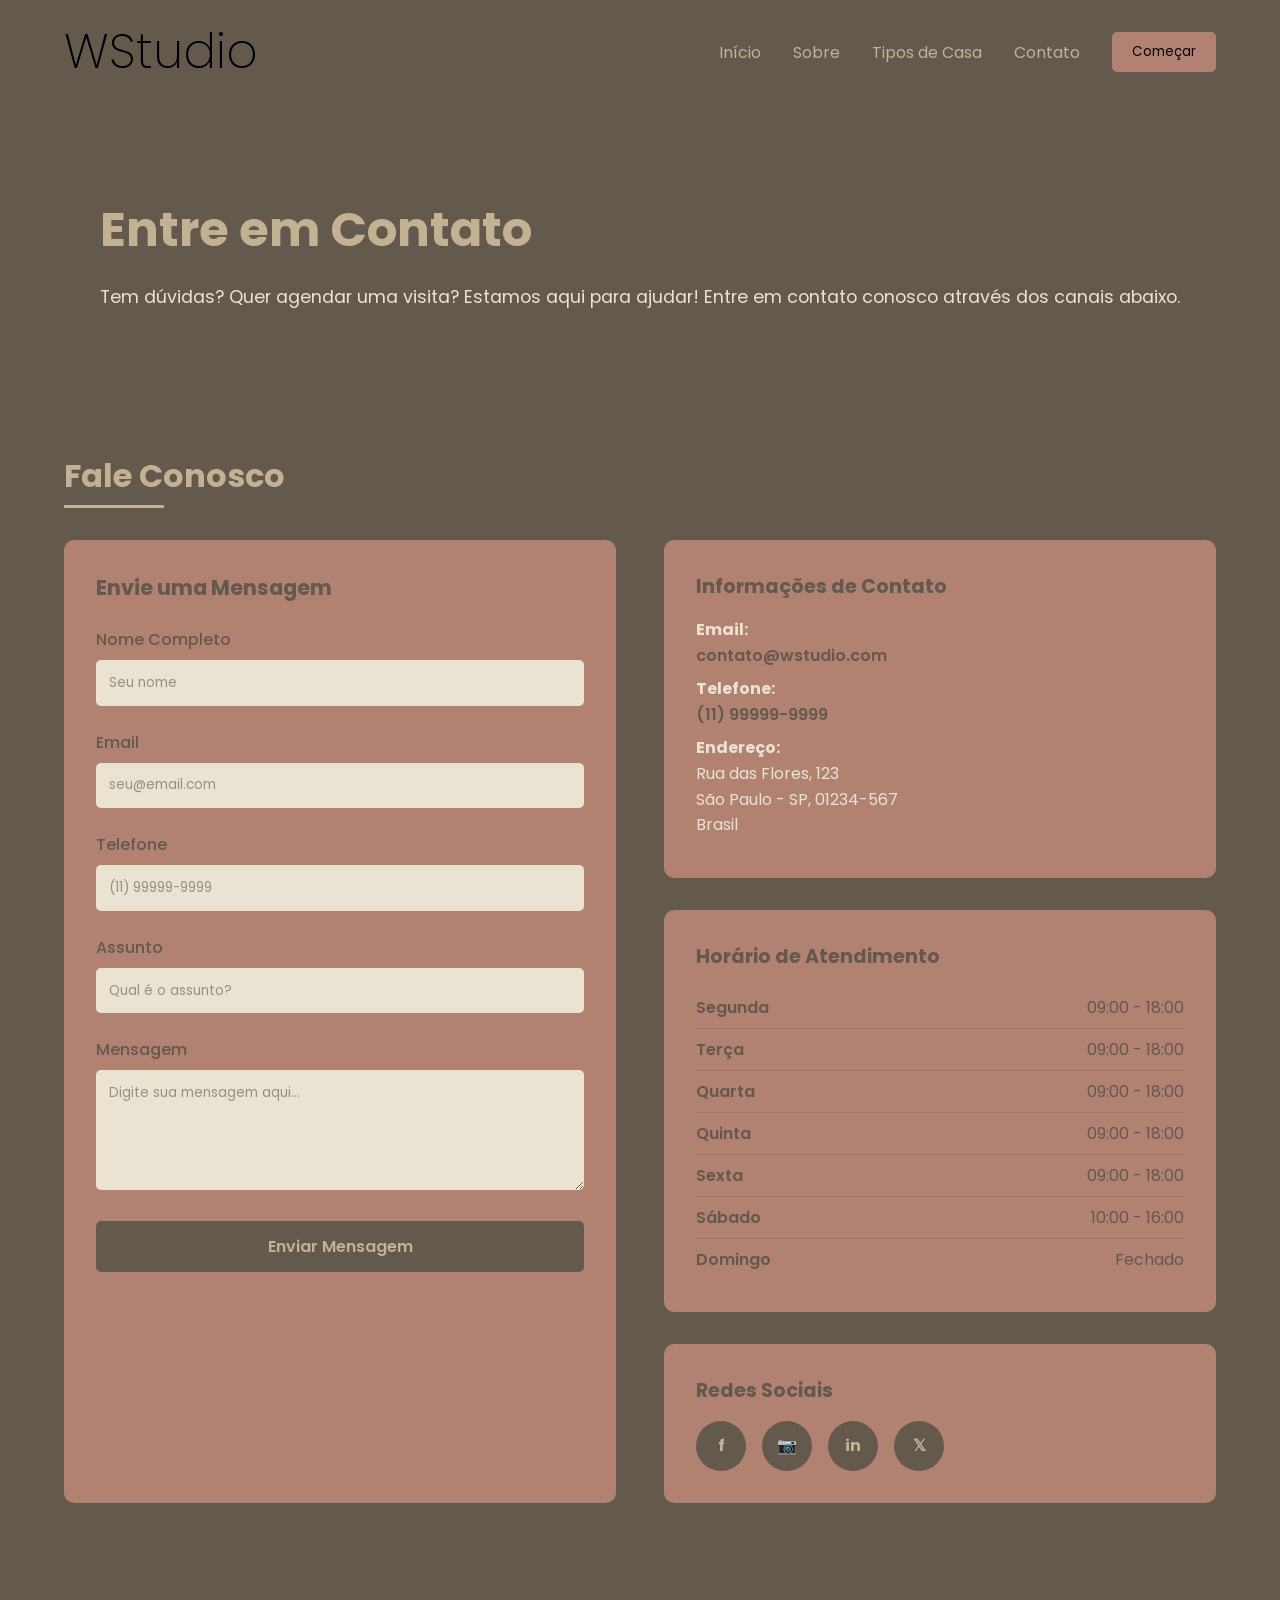
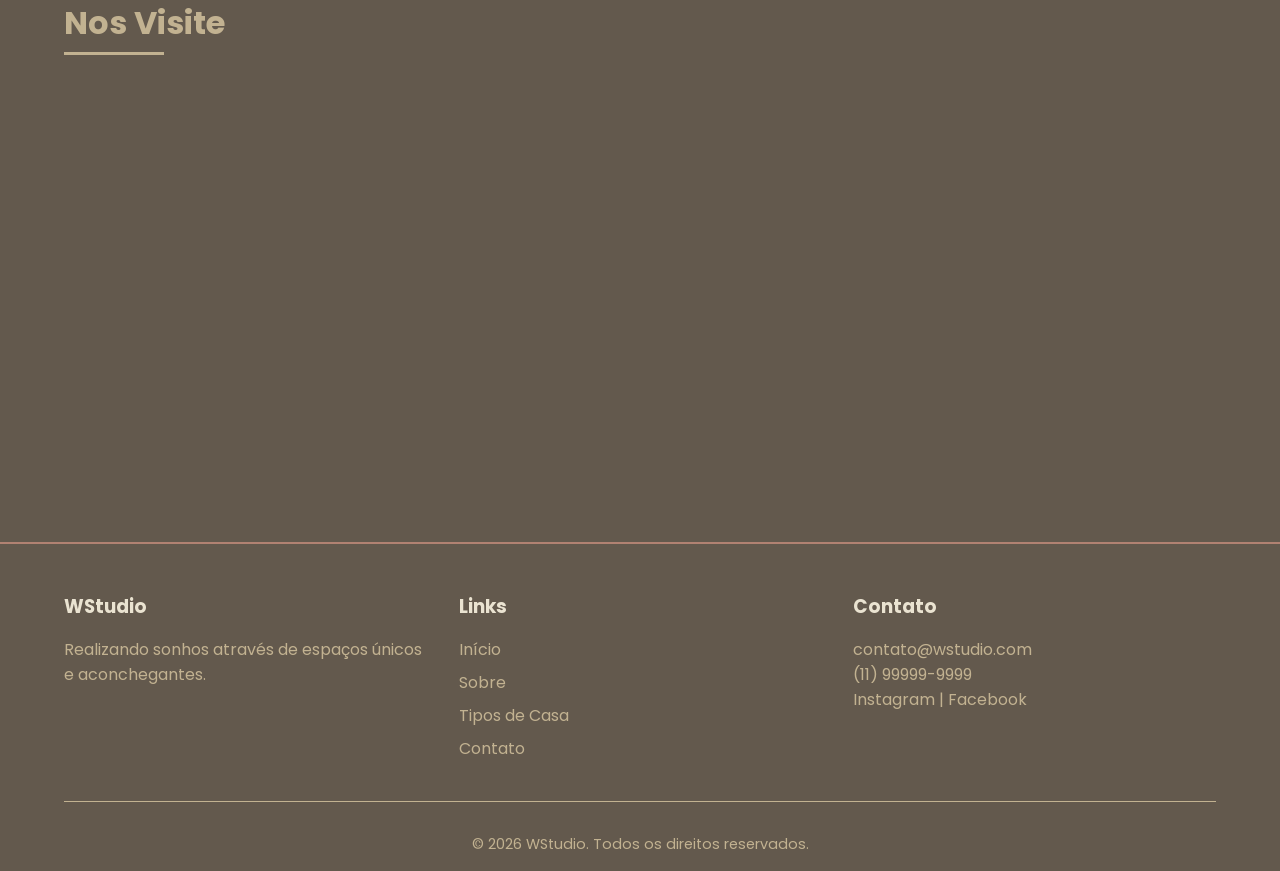
<file: contato.html>
<!DOCTYPE html>
<html lang="pt-BR">

<head>
    <meta charset="UTF-8">
    <meta name="viewport" content="width=device-width, initial-scale=1.0">
    <title>Contato - WStudio</title>
    <link rel="stylesheet" href="css/global.css">
    <link rel="stylesheet" href="css/style.css">
    <link rel="stylesheet" href="css/mobile.css">
    <style>
        .contato-hero {
            background-color: var(--marron);
            padding: 3rem 0;
            min-height: 300px;
            display: flex;
            align-items: center;
        }

        .contato-hero h1 {
            font-size: 3rem;
            color: var(--bege);
            margin-bottom: 1rem;
        }

        .contato-hero p {
            font-size: 1.1rem;
            color: var(--cinza);
            line-height: 1.8;
        }

        .contato-container {
            background-color: var(--marron);
            padding: 3rem 0;
        }

        .contato-container .title {
            color: var(--bege);
            font-size: 2rem;
            margin-left: 5%;
            margin-bottom: 2rem;
        }

        .contato-container .title::after {
            content: '';
            display: block;
            width: 100px;
            height: 3px;
            background-color: var(--bege);
            margin: 5px 0 10px 0;
        }

        .contato-content {
            display: grid;
            grid-template-columns: 1fr 1fr;
            gap: 3rem;
        }

        .contato-form {
            background-color: var(--salmao);
            padding: 2rem;
            border-radius: 10px;
        }

        .contato-form h3 {
            color: var(--marron);
            font-size: 1.3rem;
            margin-bottom: 1.5rem;
        }

        .form-group {
            margin-bottom: 1.5rem;
        }

        .form-group label {
            display: block;
            color: var(--marron);
            font-weight: 500;
            margin-bottom: 0.5rem;
        }

        .form-group input,
        .form-group textarea {
            width: 100%;
            padding: 0.8rem;
            border: none;
            border-radius: 5px;
            font-family: "Poppins", sans-serif;
            background-color: var(--cinza);
            color: var(--marron);
        }

        .form-group input::placeholder,
        .form-group textarea::placeholder {
            color: var(--marron);
            opacity: 0.6;
        }

        .form-group textarea {
            resize: vertical;
            min-height: 120px;
        }

        .form-group button {
            width: 100%;
            padding: 0.8rem;
            background-color: var(--marron);
            color: var(--bege);
            border: none;
            border-radius: 5px;
            font-size: 1rem;
            font-weight: 600;
            cursor: pointer;
            transition: 0.3s;
        }

        .form-group button:hover {
            background-color: var(--verde);
            color: var(--marron);
        }

        .contato-info {
            display: flex;
            flex-direction: column;
            gap: 2rem;
        }

        .info-box {
            background-color: var(--salmao);
            padding: 2rem;
            border-radius: 10px;
            color: var(--cinza);
        }

        .info-box h4 {
            color: var(--marron);
            font-size: 1.2rem;
            margin-bottom: 1rem;
        }

        .info-box p {
            line-height: 1.6;
            margin-bottom: 0.5rem;
        }

        .info-box a {
            color: var(--marron);
            font-weight: 600;
            text-decoration: none;
            transition: 0.3s;
        }

        .info-box a:hover {
            color: var(--verde);
        }

        .horario-atendimento {
            background-color: var(--salmao);
            padding: 2rem;
            border-radius: 10px;
            color: var(--cinza);
        }

        .horario-atendimento h4 {
            color: var(--marron);
            font-size: 1.2rem;
            margin-bottom: 1rem;
        }

        .horario-item {
            display: flex;
            justify-content: space-between;
            padding: 0.5rem 0;
            border-bottom: 1px solid rgba(0, 0, 0, 0.1);
        }

        .horario-item:last-child {
            border-bottom: none;
        }

        .horario-dia {
            font-weight: 600;
            color: var(--marron);
        }

        .horario-hora {
            color: var(--marron);
        }

        .redes-sociais {
            background-color: var(--salmao);
            padding: 2rem;
            border-radius: 10px;
            color: var(--cinza);
        }

        .redes-sociais h4 {
            color: var(--marron);
            font-size: 1.2rem;
            margin-bottom: 1rem;
        }

        .social-links {
            display: flex;
            gap: 1rem;
            flex-wrap: wrap;
        }

        .social-links a {
            display: inline-block;
            width: 50px;
            height: 50px;
            background-color: var(--marron);
            border-radius: 50%;
            display: flex;
            align-items: center;
            justify-content: center;
            color: var(--bege);
            text-decoration: none;
            font-weight: bold;
            transition: 0.3s;
        }

        .social-links a:hover {
            background-color: var(--verde);
            color: var(--marron);
        }

        .mapa-container {
            background-color: var(--marron);
            padding: 3rem 0;
        }

        .mapa-container .title {
            color: var(--bege);
            font-size: 2rem;
            margin-left: 5%;
            margin-bottom: 2rem;
        }

        .mapa-container .title::after {
            content: '';
            display: block;
            width: 100px;
            height: 3px;
            background-color: var(--bege);
            margin: 5px 0 10px 0;
        }

        .mapa-container iframe {
            width: 100%;
            height: 400px;
            border-radius: 10px;
            border: none;
        }

        @media (max-width: 768px) {
            .contato-content {
                grid-template-columns: 1fr;
            }

            .social-links {
                justify-content: center;
            }
        }
    </style>
</head>

<body>

    <div class="hero-section">
        <div class="container">
            <header>
                <nav>
                    <div class="logo">
                        <h1>WStudio</h1>
                    </div>
                    <ul class="menu">
                        <li><a href="index.html" class="nav-link">Início</a></li>
                        <li><a href="sobre.html" class="nav-link">Sobre</a></li>
                        <li><a href="tipos-de-casa.html" class="nav-link">Tipos de Casa</a></li>
                        <li><a href="contato.html" class="nav-link">Contato</a></li>
                        <li><a href="contato.html"> <button class="btn-primary">Começar</button> </a></li>
                    </ul>

                    <div class="menu-icon">
                        <img src="imgs/menu.png" alt="Icone Hamburguer do menu">
                    </div>
                </nav>
            </header>
        </div>
    </div>

    <section class="contato-hero">
        <div class="container">
            <h1>Entre em Contato</h1>
            <p>
                Tem dúvidas? Quer agendar uma visita? Estamos aqui para ajudar! 
                Entre em contato conosco através dos canais abaixo.
            </p>
        </div>
    </section>

    <section class="contato-container">
        <h2 class="title">Fale Conosco</h2>
        <div class="container">
            <div class="contato-content">
                <div class="contato-form">
                    <h3>Envie uma Mensagem</h3>
                    <form>
                        <div class="form-group">
                            <label for="nome">Nome Completo</label>
                            <input type="text" id="nome" name="nome" placeholder="Seu nome" required>
                        </div>

                        <div class="form-group">
                            <label for="email">Email</label>
                            <input type="email" id="email" name="email" placeholder="seu@email.com" required>
                        </div>

                        <div class="form-group">
                            <label for="telefone">Telefone</label>
                            <input type="tel" id="telefone" name="telefone" placeholder="(11) 99999-9999" required>
                        </div>

                        <div class="form-group">
                            <label for="assunto">Assunto</label>
                            <input type="text" id="assunto" name="assunto" placeholder="Qual é o assunto?" required>
                        </div>

                        <div class="form-group">
                            <label for="mensagem">Mensagem</label>
                            <textarea id="mensagem" name="mensagem" placeholder="Digite sua mensagem aqui..." required></textarea>
                        </div>

                        <div class="form-group">
                            <button type="submit">Enviar Mensagem</button>
                        </div>
                    </form>
                </div>

                <div class="contato-info">
                    <div class="info-box">
                        <h4>Informações de Contato</h4>
                        <p>
                            <strong>Email:</strong><br>
                            <a href="mailto:contato@wstudio.com">contato@wstudio.com</a>
                        </p>
                        <p>
                            <strong>Telefone:</strong><br>
                            <a href="tel:+551199999999">(11) 99999-9999</a>
                        </p>
                        <p>
                            <strong>Endereço:</strong><br>
                            Rua das Flores, 123<br>
                            São Paulo - SP, 01234-567<br>
                            Brasil
                        </p>
                    </div>

                    <div class="horario-atendimento">
                        <h4>Horário de Atendimento</h4>
                        <div class="horario-item">
                            <span class="horario-dia">Segunda</span>
                            <span class="horario-hora">09:00 - 18:00</span>
                        </div>
                        <div class="horario-item">
                            <span class="horario-dia">Terça</span>
                            <span class="horario-hora">09:00 - 18:00</span>
                        </div>
                        <div class="horario-item">
                            <span class="horario-dia">Quarta</span>
                            <span class="horario-hora">09:00 - 18:00</span>
                        </div>
                        <div class="horario-item">
                            <span class="horario-dia">Quinta</span>
                            <span class="horario-hora">09:00 - 18:00</span>
                        </div>
                        <div class="horario-item">
                            <span class="horario-dia">Sexta</span>
                            <span class="horario-hora">09:00 - 18:00</span>
                        </div>
                        <div class="horario-item">
                            <span class="horario-dia">Sábado</span>
                            <span class="horario-hora">10:00 - 16:00</span>
                        </div>
                        <div class="horario-item">
                            <span class="horario-dia">Domingo</span>
                            <span class="horario-hora">Fechado</span>
                        </div>
                    </div>

                    <div class="redes-sociais">
                        <h4>Redes Sociais</h4>
                        <div class="social-links">
                            <a href="#" title="Facebook">f</a>
                            <a href="#" title="Instagram">📷</a>
                            <a href="#" title="LinkedIn">in</a>
                            <a href="#" title="Twitter">𝕏</a>
                        </div>
                    </div>
                </div>
            </div>
        </div>
    </section>

    <section class="mapa-container">
        <h2 class="title">Nos Visite</h2>
        <div class="container">
            <iframe
                src="https://www.google.com/maps/embed?pb=!1m18!1m12!1m3!1d3691.395977918973!2d-48.546731226248006!3d-22.30085931649421!2m3!1f0!2f0!3f0!3m2!1i1024!2i768!4f13.1!3m3!1m2!1s0x94c759a367c9f8c5%3A0x3d97d22359e40ea5!2sParque%20do%20Rio%20Ja%C3%BA!5e0!3m2!1spt-BR!2sbr!4v1776342987301!5m2!1spt-BR!2sbr"
                allowfullscreen="" loading="lazy" referrerpolicy="no-referrer-when-downgrade"></iframe>
        </div>
    </section>

    <footer class="footer">
        <div class="container">
            <div class="footer-content">
                <div class="footer-box">
                    <h3>WStudio</h3>
                    <p>Realizando sonhos através de espaços únicos e aconchegantes.</p>
                </div>
                <div class="footer-box">
                    <h3>Links</h3>
                    <ul>
                        <li><a href="index.html">Início</a></li>
                        <li><a href="sobre.html">Sobre</a></li>
                        <li><a href="tipos-de-casa.html">Tipos de Casa</a></li>
                        <li><a href="contato.html">Contato</a></li>
                    </ul>
                </div>
                <div class="footer-box">
                    <h3>Contato</h3>
                    <p>contato@wstudio.com</p>
                    <p>(11) 99999-9999</p>
                    <div class="social-icons">
                        <span>Instagram</span> | <span>Facebook</span>
                    </div>
                </div>
            </div>
            <div class="footer-bottom">
                <p>&copy; 2026 WStudio. Todos os direitos reservados.</p>
            </div>
        </div>
    </footer>

    <script src="https://cdn.jsdelivr.net/npm/bootstrap@5.3.8/dist/js/bootstrap.bundle.min.js"
        integrity="sha384-FKyoEForCGlyvwx9Hj09JcYn3nv7wiPVlz7YYwJrWVcXK/BmnVDxM+D2scQbITxI"
        crossorigin="anonymous"></script>
    <script src="js/script.js"></script>
</body>

</html>
</file>
<file: css/global.css>
@import url('https://fonts.googleapis.com/css2?family=Poppins:ital,wght@0,100;0,200;0,300;0,400;0,500;0,600;0,700;0,800;0,900;1,100;1,200;1,300;1,400;1,500;1,600;1,700;1,800;1,900&display=swap');

:root{
    --marron: #63594d;
    --salmao: #b18272;
    --bege: #c2b291;
    --verde: #d6e4c3;
    --cinza: #eae3d1;
}

*{
    margin: 0;
    padding: 0;
    box-sizing: border-box;
    text-decoration: none;
    list-style: none;
    font-family: "Poppins", sans-serif;
}

body{
    overflow-x: hidden;
}

.container{
    max-width: 1440px;
    padding: 0 5%;
    margin: 0 auto;
    /* background-color: var(--marron); */
}

section{
    padding: 1rem 0;
}

.btn-primary{
    padding: 10px 20px;
    border: none;
    border-radius: 5px;
    background-color: var(--salmao);
    cursor: pointer;
}

.btn-primary:hover{
    background-color: var(--cinza);
    border: 2px solid var(--marron)
}
</file>
<file: css/style.css>
/* TOP-BAR */
.hero-section {
    background-color: var(--marron);
}

nav {
    display: flex;
    justify-content: space-between;
    align-items: center;
    padding: 1rem 0;
}

nav .menu-icon {
    display: none;
    z-index: 1;
}

.logo h1 {
    font-size: 3rem;
    font-weight: 200;

}

.menu {
    display: flex;
    gap: 2rem;
    align-items: center;
}

.menu .nav-link {
    color: var(--bege);
    position: relative;
}

.menu .nav-link::after {
    content: '';
    position: absolute;
    width: 0;
    height: 2px;
    background: var(--bege);
    left: 0;
    bottom: -5px;
    transition: width 0.3s ease
}

.menu .nav-link:hover {
    color: var(--cinza);
}

.menu .nav-link:hover::after {
    width: 100%;
    color: var(--cinza);
}

/* MAIN */
main {
    display: flex;
    justify-content: space-around;
    align-items: center;
    padding: 2rem 0;

}

.box-left {
    max-width: 50%;
    padding-right: 5%;
}

.box-left h1 {
    font-size: 3.5rem;
    color: var(--bege);
}

.box-button {
    display: flex;
    align-items: center;
    gap: 2rem;
    padding: 2rem 5%;
}

.box-right {
    max-width: 50%;
}

.box-right img {
    width: 100%;
    border-radius: 10px;
}

/* SECTION RESULTADOS */
.resultados {
    background: var(--bege);
    color: var(--marron);
}

.resultados .container {
    display: flex;
    justify-content: space-between;
    align-items: center;
    font-weight: 500;
}

.resultados .container .resultado-text,
.resultados .container .resultado-numeros {
    min-width: 50%;
}

.resultados .container .resultado-text {
    font-size: 1.5rem;
}

.resultados .container .resultado-numeros {
    display: flex;
    justify-content: center;
    gap: 3rem;
    text-align: center;
}

.resultados .container .resultado-numeros p {
    font-size: 1rem;
}

.resultados .container .resultado-numeros p span {
    font-size: 1.5rem;
}

/* CARDS */
.cards {
    background-color: var(--marron);
}

.cards .container {
    display: flex;
    justify-content: space-evenly;
}

.card {
    display: flex;
    flex-direction: column;
    padding: 20px;
    width: 400px;
}

.cards .title {
    color: var(--bege);
    font-size: 2rem;
    margin-left: 5%;
}

.cards .title::after {
    content: '';
    display: block;
    width: 100px;
    height: 3px;
    background-color: var(--bege);
    margin: 5px 0 10px 0;
}

.card img {
    width: 100%;
    height: 250px;
    border-radius: 10px;
    object-fit: cover;
}

.card h4 {
    color: var(--cinza);
    font-size: 1rem;
    font-weight: 400;
}

.card span {
    color: var(--bege);
    font-weight: 700;
}

.card .btn-primary {
    width: 100%;
    margin-top: 10px;
}

.cards .ver-mais {
    background-color: var(--salmao);
    min-width: 100%;
    border: none;
    padding: 10px;
    cursor: pointer;
    font-size: 1.5rem;
}

.cards .ver-mais:hover {
    background-color: var(--bege);
}

/* DESTAQUES */
.destaques {
    background-color: var(--marron);
}

.destaques .container {
    display: flex;
    justify-content: space-between;
}

.destaques .title {
    color: var(--bege);
    font-size: 2rem;
    margin-left: 5%;
}

.destaques .title::after {
    content: '';
    display: block;
    width: 100px;
    height: 3px;
    background-color: var(--bege);
    margin: 5px 0 10px 0;
}

.destaques .box-left {
    min-width: 50%;
    padding-right: 2%;
}

.destaques .box-left img {
    width: 100%;
    border-radius: 20px;
}

.destaques .box-right {
    min-width: 50%;
    padding-left: 2%;
    text-align: center;
}

.destaques .box-right h1 {
    text-align: center;
    color: var(--bege);
}

.destaques .box-right ul {
    padding: 2rem 0;
    font-size: 1.5rem;
    font-weight: 500;
}

/* ONDE ESTAMOS */
.onde-estamos{
    background-color: var(--marron);
}

.onde-estamos .title {
    color: var(--bege);
    font-size: 2rem;
    margin-left: 5%;
}

.onde-estamos .title::after {
    content: '';
    display: block;
    width: 100px;
    height: 3px;
    background-color: var(--bege);
    margin: 5px 0 10px 0;
}

.onde-estamos iframe{
    min-width: 100%;
    max-height: 200px;
    border-radius: 20px;
}










/* FOOTER */
.footer {
    background-color: var(--marron);
    color: var(--bege);
    padding: 3rem 0 1rem 0;
    border-top: 2px solid var(--salmao);
}

.footer-content {
    display: flex;
    justify-content: space-between;
    gap: 2rem;
    flex-wrap: wrap;
    margin-bottom: 2rem;
}

.footer-box {
    flex: 1;
    min-width: 250px;
}

.footer-box h3 {
    margin-bottom: 1rem;
    color: var(--cinza);
}

.footer-box ul li {
    margin-bottom: 0.5rem;
}

.footer-box ul li a {
    color: var(--bege);
    transition: 0.3s;
}

.footer-box ul li a:hover {
    color: var(--salmao);
}

.footer-bottom {
    text-align: center;
    padding-top: 2rem;
    border-top: 1px solid var(--bege);
    font-size: 0.9rem;
}

/* FOOTER */
@media (max-width: 768px) {
    .footer-content {
        flex-direction: column;
        text-align: center;
    }
}
</file>
<file: css/mobile.css>
/* TOP-BAR */

/* Celulares*/
@media (max-width: 480px) {
    .container {
        max-width: 480px;
    }

    nav {
        display: flex;
        justify-content: space-between;
        align-items: center;
    }

    nav .menu {
        display: none;
    }

    nav .menu.active {
        display: flex;
        flex-direction: column;
        justify-content: center;
        align-items: center;
        position: fixed;
        background: var(--marron);
        width: 100%;
        height: 100%;
        top: 0;
        left: 0;
    }

    nav .menu {
        font-size: 1.5rem;
    }

    nav .menu .btn-primary {
        font-size: 1.2rem;
    }

    .logo h1 {
        font-size: 2rem;
        font-weight: 200;
    }

    nav .menu-icon {
        display: block;
    }

    /* MAIN */
    main {
        display: flex;
        flex-direction: column;
    }

    main .box-left {
        min-width: 100%;
        justify-content: center;
        align-items: center;
    }

    main .box-left h1 {
        font-size: 2rem;
    }

    main .box-left .box-button {
        display: flex;
        justify-content: center;
        align-items: center;
    }

    main .box-right {
        min-width: 100%;
    }

    /* SECTION RESULTADOS */
    .resultados .container {
        display: flex;
        flex-direction: column;
        justify-content: center;
        align-items: center;
        font-weight: 500;
    }

    .resultados .container .resultado-text,
    .resultados .container .resultado-numeros {
        min-width: 100%;
    }

    .resultados .container .resultado-text {
        font-size: 1.5rem;
        text-align: center;
    }

    .resultados .container .resultado-numeros {
        flex-direction: column;
        justify-content: center;
        align-items: center;
        gap: 1rem;
        text-align: center;
        margin-top: 1rem;
    }

    .resultados .container .resultado-numeros p {
        font-size: 1.5rem;
    }

    .resultados .container .resultado-numeros p span {
        font-size: 2rem;
    }

    /* CARDS */
    .cards {
        background-color: var(--marron);
    }

    .cards .container {
        display: flex;
        flex-direction: column;
        justify-content: center;
        align-items: center;
    }

    .card {
        display: flex;
        flex-direction: column;
        width: 100%;
    }

    .card img {
        width: 100%;
        height: 250px;
        border-radius: 10px;
        object-fit: cover;
    }

    .card h4 {
        color: var(--cinza);
        font-size: 1rem;
        font-weight: 400;
    }

    .card span {
        color: var(--bege);
        font-weight: 700;
    }

    .card .btn-primary {
        width: 100%;
        margin-top: 10px;
    }

    /* DESTAQUES */
    .destaques {
        background-color: var(--marron);
    }

    .destaques .container {
        display: flex;
        flex-direction: column;
        align-items: center;
    }

    .destaques .title {
        color: var(--bege);
        font-size: 2rem;
        margin-left: 5%;
    }

    .destaques .title::after {
        content: '';
        display: block;
        width: 100px;
        height: 3px;
        background-color: var(--bege);
        margin: 5px 0 10px 0;
    }

    .destaques .box-left {
        min-width: 100%;
    }

    .destaques .box-left img {
        width: 100%;
        border-radius: 20px;
    }

    .destaques .box-right {
        min-width: 100%;
        text-align: center;
    }

    /* ONDE ESTAMOS */
    .onde-estamos {
        background-color: var(--marron);
    }

    .onde-estamos .container{
        display: flex;
        flex-direction: column;
        align-items: center;
    }

    .onde-estamos iframe {
        max-width: 100%;
        max-height: 200px;
        border-radius: 20px;
    }






    /* FOOTER */
    .footer-content {
        flex-direction: column;
        text-align: center;
    }

}





/* tablets */
@media (max-width: 768px) {
    /* tablets e celulares */
}
</file>
